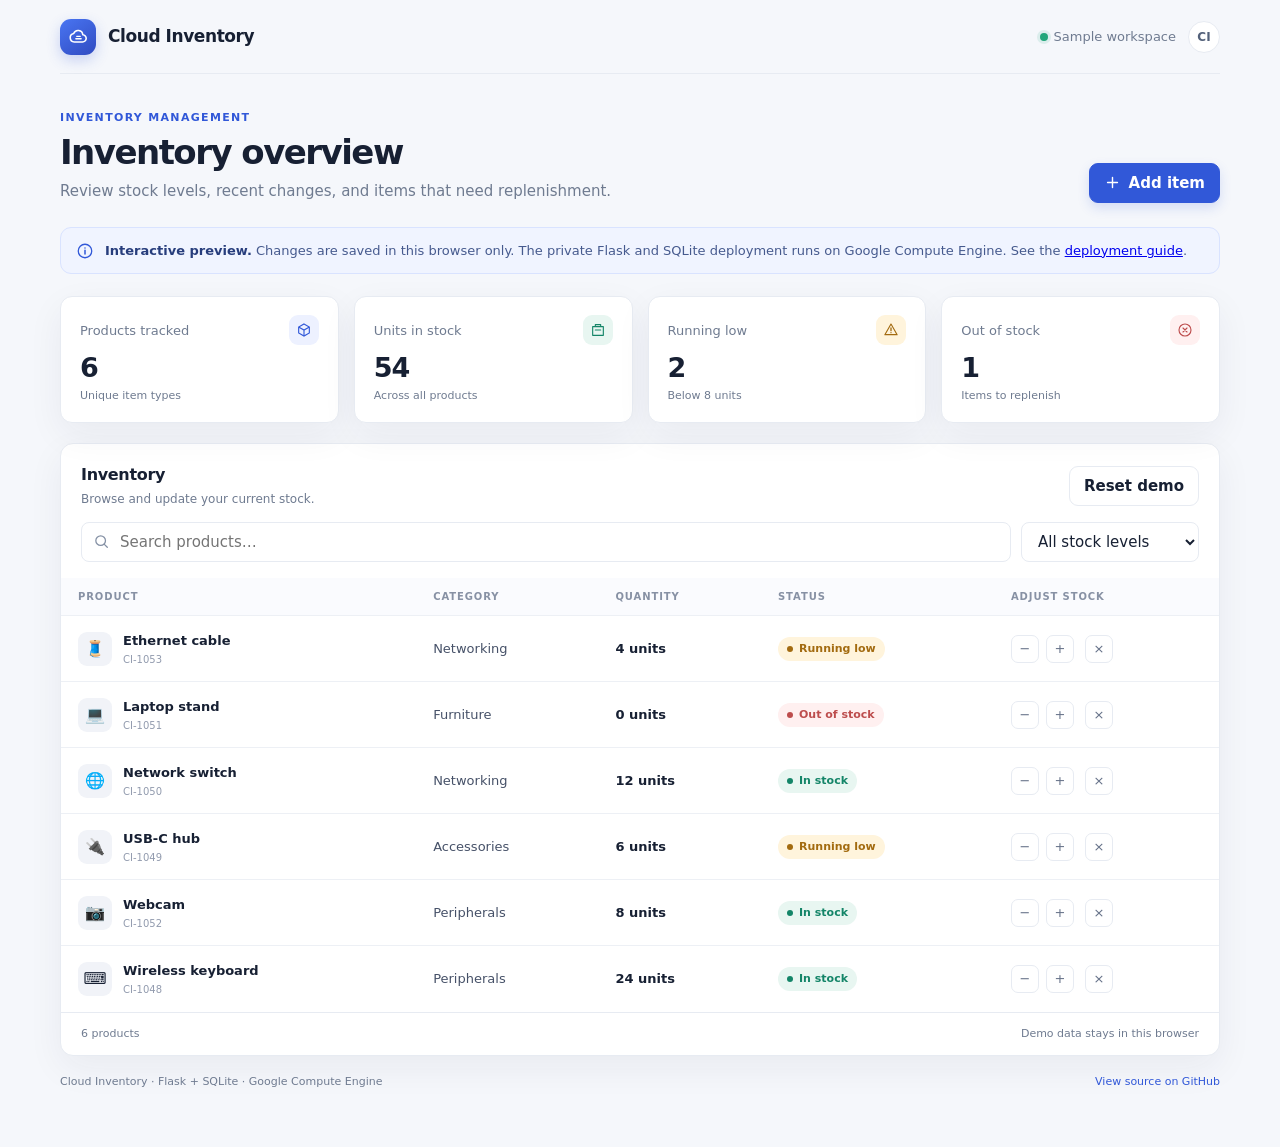
<file: docs/index.html>
<!doctype html>
<html lang="en">
<head>
  <meta charset="utf-8">
  <meta name="viewport" content="width=device-width, initial-scale=1">
  <meta name="theme-color" content="#f5f7fb">
  <meta name="description" content="Cloud Inventory helps teams track products, stock levels, and replenishment needs.">
  <title>Cloud Inventory | Private Inventory Management on Google Cloud</title>
  <style>
    :root {
      color-scheme: light;
      --ink: #172033;
      --muted: #6f7b90;
      --line: #e7ebf2;
      --surface: #fff;
      --canvas: #f5f7fb;
      --blue: #3158d8;
      --blue-soft: #edf1ff;
      --green: #148568;
      --green-soft: #e8f6f1;
      --amber: #a36b10;
      --amber-soft: #fff4dc;
      --red: #bd4d4d;
      --shadow: 0 12px 36px rgba(29, 42, 73, .06);
    }
    * { box-sizing: border-box; }
    body { margin: 0; background: var(--canvas); color: var(--ink); font: 15px/1.5 Inter, ui-sans-serif, system-ui, -apple-system, BlinkMacSystemFont, "Segoe UI", sans-serif; }
    button, input, select { font: inherit; }
    button { cursor: pointer; }
    .shell { width: min(1160px, calc(100% - 40px)); margin: 0 auto; }
    .topbar { height: 74px; display: flex; align-items: center; justify-content: space-between; border-bottom: 1px solid var(--line); }
    .brand { display: flex; gap: 12px; align-items: center; text-decoration: none; color: inherit; font-weight: 720; letter-spacing: -.025em; font-size: 17px; }
    .brand-mark { width: 36px; height: 36px; display: grid; place-items: center; border-radius: 11px; color: white; background: linear-gradient(145deg, #4975f2, #304bc1); box-shadow: 0 5px 14px #3158d83b; }
    .brand-mark svg { width: 21px; height: 21px; }
    .top-right { display: flex; align-items: center; gap: 12px; color: var(--muted); font-size: 13px; }
    .live-dot { width: 8px; height: 8px; display: inline-block; margin-right: 6px; border-radius: 50%; background: #21a67a; box-shadow: 0 0 0 3px #21a67a1f; }
    .avatar { width: 32px; height: 32px; display: grid; place-items: center; border: 1px solid var(--line); border-radius: 50%; background: white; font-size: 12px; font-weight: 700; color: #53617a; }
    main { padding: 36px 0 56px; }
    .intro { display: flex; align-items: flex-end; justify-content: space-between; gap: 20px; margin-bottom: 24px; }
    .eyebrow { margin: 0 0 5px; color: var(--blue); font-size: 11px; font-weight: 750; letter-spacing: .12em; text-transform: uppercase; }
    h1 { margin: 0; font-size: clamp(26px, 4vw, 34px); line-height: 1.2; letter-spacing: -.045em; }
    .subtitle { margin: 8px 0 0; color: var(--muted); }
    .button { min-height: 40px; display: inline-flex; align-items: center; justify-content: center; gap: 8px; padding: 0 14px; border: 1px solid var(--line); border-radius: 9px; background: white; color: var(--ink); font-weight: 650; transition: transform .15s ease, box-shadow .15s ease; }
    .button:hover { transform: translateY(-1px); box-shadow: 0 5px 14px #1f2c4912; }
    .button-primary { border-color: var(--blue); background: var(--blue); color: white; box-shadow: 0 5px 12px #3158d82b; }
    .button svg { width: 17px; height: 17px; }
    .notice { display: flex; align-items: flex-start; gap: 11px; margin: 0 0 22px; padding: 13px 15px; border: 1px solid #d9e3ff; border-radius: 11px; background: #f0f4ff; color: #465a8e; font-size: 13px; }
    .notice svg { flex: 0 0 18px; width: 18px; height: 18px; margin-top: 1px; color: var(--blue); }
    .notice strong { color: #273d7c; }
    .stats { display: grid; grid-template-columns: repeat(4, 1fr); gap: 15px; margin-bottom: 20px; }
    .stat { min-height: 112px; padding: 18px 19px; border: 1px solid var(--line); border-radius: 12px; background: var(--surface); box-shadow: var(--shadow); }
    .stat-label { display: flex; justify-content: space-between; gap: 8px; align-items: center; color: var(--muted); font-size: 13px; }
    .stat-icon { width: 30px; height: 30px; display: grid; place-items: center; border-radius: 9px; color: var(--blue); background: var(--blue-soft); }
    .stat-icon svg { width: 16px; height: 16px; }
    .stat:nth-child(2) .stat-icon { color: var(--green); background: var(--green-soft); }
    .stat:nth-child(3) .stat-icon { color: var(--amber); background: var(--amber-soft); }
    .stat:nth-child(4) .stat-icon { color: var(--red); background: #fff0f0; }
    .stat-value { margin-top: 8px; font-size: 27px; line-height: 1.1; font-weight: 730; letter-spacing: -.04em; }
    .stat-foot { margin-top: 5px; color: var(--muted); font-size: 11px; }
    .panel { overflow: hidden; border: 1px solid var(--line); border-radius: 13px; background: var(--surface); box-shadow: var(--shadow); }
    .panel-head { display: flex; align-items: center; justify-content: space-between; gap: 16px; padding: 19px 20px 14px; }
    .panel-head h2 { margin: 0; font-size: 16px; letter-spacing: -.02em; }
    .panel-head p { margin: 3px 0 0; color: var(--muted); font-size: 12px; }
    .toolbar { display: flex; gap: 10px; padding: 0 20px 16px; }
    .search-wrap { position: relative; flex: 1; }
    .search-wrap svg { position: absolute; top: 11px; left: 12px; width: 17px; height: 17px; color: #8490a4; pointer-events: none; }
    .search, .filter { height: 40px; border: 1px solid var(--line); border-radius: 8px; outline: none; background: white; color: var(--ink); }
    .search { width: 100%; padding: 0 12px 0 38px; }
    .filter { min-width: 145px; padding: 0 32px 0 12px; }
    .search:focus, .filter:focus, .field input:focus { border-color: #8da4ff; box-shadow: 0 0 0 3px #3158d818; }
    .table-scroll { overflow-x: auto; }
    table { width: 100%; border-collapse: collapse; text-align: left; }
    thead { background: #fafbfe; }
    th { padding: 11px 17px; color: #8791a4; font-size: 10px; font-weight: 700; letter-spacing: .09em; text-transform: uppercase; white-space: nowrap; }
    td { height: 66px; padding: 10px 17px; border-top: 1px solid #edf0f5; color: #465168; font-size: 13px; white-space: nowrap; }
    .product-cell { display: flex; align-items: center; gap: 11px; color: var(--ink); font-weight: 650; }
    .product-icon { width: 34px; height: 34px; display: grid; place-items: center; border-radius: 9px; background: #f1f3f8; font-size: 16px; }
    .product-name small { display: block; margin-top: 2px; color: #929bae; font-size: 10px; font-weight: 500; }
    .badge { display: inline-flex; align-items: center; gap: 6px; padding: 4px 9px; border-radius: 99px; font-size: 11px; font-weight: 650; }
    .badge::before { width: 6px; height: 6px; border-radius: 50%; background: currentColor; content: ""; }
    .badge-in { color: var(--green); background: var(--green-soft); }
    .badge-low { color: var(--amber); background: var(--amber-soft); }
    .badge-out { color: var(--red); background: #fff0f0; }
    .quantity { color: var(--ink); font-weight: 700; font-variant-numeric: tabular-nums; }
    .row-actions { display: flex; align-items: center; gap: 7px; }
    .icon-button { width: 28px; height: 28px; display: grid; place-items: center; padding: 0; border: 1px solid var(--line); border-radius: 7px; background: white; color: #657188; }
    .icon-button:hover { border-color: #b7c3da; color: var(--blue); }
    .icon-button svg { width: 14px; height: 14px; }
    .empty { padding: 38px 20px; color: var(--muted); text-align: center; }
    .panel-foot { display: flex; justify-content: space-between; gap: 12px; padding: 13px 20px; border-top: 1px solid var(--line); color: var(--muted); font-size: 11px; }
    .footer { display: flex; justify-content: space-between; gap: 18px; margin-top: 18px; color: var(--muted); font-size: 11px; }
    .footer a { color: var(--blue); text-decoration: none; }
    .footer a:hover { text-decoration: underline; }
    dialog { width: min(420px, calc(100% - 28px)); padding: 0; border: 1px solid var(--line); border-radius: 14px; box-shadow: 0 24px 80px #1d2a4950; color: var(--ink); }
    dialog::backdrop { background: #121b2c70; backdrop-filter: blur(3px); }
    .modal-head { display: flex; align-items: center; justify-content: space-between; padding: 18px 20px; border-bottom: 1px solid var(--line); }
    .modal-head h2 { margin: 0; font-size: 17px; }
    .modal-body { padding: 19px 20px 20px; }
    .field { margin-bottom: 15px; }
    .field label { display: block; margin-bottom: 6px; color: #59657a; font-size: 12px; font-weight: 650; }
    .field input { width: 100%; height: 42px; padding: 0 11px; border: 1px solid var(--line); border-radius: 8px; outline: none; }
    .modal-actions { display: flex; justify-content: flex-end; gap: 9px; margin-top: 20px; }
    .toast { position: fixed; right: 22px; bottom: 22px; z-index: 3; padding: 11px 15px; border-radius: 9px; background: #1b2940; box-shadow: var(--shadow); color: white; font-size: 13px; opacity: 0; transform: translateY(8px); pointer-events: none; transition: .2s ease; }
    .toast.show { opacity: 1; transform: translateY(0); }
    @media (max-width: 760px) {
      .shell { width: min(100% - 26px, 600px); }
      .topbar { height: 64px; }
      main { padding-top: 25px; }
      .stats { grid-template-columns: repeat(2, 1fr); gap: 10px; }
      .stat { min-height: 100px; padding: 14px; }
      .intro { align-items: flex-start; }
      .intro .button { flex: 0 0 auto; }
      .intro .button span { display: none; }
      .notice { font-size: 12px; }
      .panel-head { padding: 16px 14px 12px; }
      .toolbar { padding: 0 14px 13px; }
      th, td { padding-right: 12px; padding-left: 12px; }
      .footer { flex-direction: column; gap: 5px; }
      .top-right > span:first-child { display: none; }
    }
    @media (prefers-reduced-motion: reduce) { *, *::before, *::after { scroll-behavior: auto !important; transition-duration: .01ms !important; } }
  </style>
</head>
<body>
  <header class="shell topbar">
    <a class="brand" href="./" aria-label="Cloud Inventory home">
      <span class="brand-mark" aria-hidden="true"><svg viewBox="0 0 24 24" fill="none"><path d="M7.2 18.2h9.3a4.1 4.1 0 0 0 .4-8.2A5.4 5.4 0 0 0 6.5 8.5a4.9 4.9 0 0 0 .7 9.7Z" stroke="currentColor" stroke-width="1.8" stroke-linecap="round" stroke-linejoin="round"/><path d="M9 14.5h6M10 11.8h4" stroke="currentColor" stroke-width="1.6" stroke-linecap="round"/></svg></span>
      Cloud Inventory
    </a>
    <div class="top-right"><span><i class="live-dot"></i>Sample workspace</span><span class="avatar" aria-label="Cloud Inventory">CI</span></div>
  </header>

  <main class="shell">
    <section class="intro" aria-labelledby="page-title">
      <div><p class="eyebrow">Inventory management</p><h1 id="page-title">Inventory overview</h1><p class="subtitle">Review stock levels, recent changes, and items that need replenishment.</p></div>
      <button class="button button-primary" id="open-add"><svg viewBox="0 0 24 24" fill="none" aria-hidden="true"><path d="M12 5v14M5 12h14" stroke="currentColor" stroke-width="2" stroke-linecap="round"/></svg><span>Add item</span></button>
    </section>

    <aside class="notice" aria-label="Demo information"><svg viewBox="0 0 24 24" fill="none" aria-hidden="true"><circle cx="12" cy="12" r="9" stroke="currentColor" stroke-width="1.7"/><path d="M12 11v5m0-8h.01" stroke="currentColor" stroke-width="2" stroke-linecap="round"/></svg><div><strong>Interactive preview.</strong> Changes are saved in this browser only. The private Flask and SQLite deployment runs on Google Compute Engine. See the <a href="https://github.com/nirvaanv/cloud-inventory/blob/main/GCP_DEPLOYMENT.md">deployment guide</a>.</div></aside>

    <section class="stats" aria-label="Inventory summary">
      <article class="stat"><div class="stat-label">Products tracked<span class="stat-icon"><svg viewBox="0 0 24 24" fill="none" aria-hidden="true"><path d="m12 3 8 4.5v9L12 21l-8-4.5v-9L12 3Z" stroke="currentColor" stroke-width="1.7"/><path d="m4.5 7.8 7.5 4.3 7.5-4.3M12 12v8.5" stroke="currentColor" stroke-width="1.7"/></svg></span></div><div class="stat-value" id="total-products">0</div><div class="stat-foot">Unique item types</div></article>
      <article class="stat"><div class="stat-label">Units in stock<span class="stat-icon"><svg viewBox="0 0 24 24" fill="none" aria-hidden="true"><path d="M4 7h16v13H4zM8 7V4h8v3m-8 5h8" stroke="currentColor" stroke-width="1.7" stroke-linejoin="round" stroke-linecap="round"/></svg></span></div><div class="stat-value" id="total-units">0</div><div class="stat-foot">Across all products</div></article>
      <article class="stat"><div class="stat-label">Running low<span class="stat-icon"><svg viewBox="0 0 24 24" fill="none" aria-hidden="true"><path d="M12 3 2.8 19h18.4L12 3Z" stroke="currentColor" stroke-width="1.7" stroke-linejoin="round"/><path d="M12 9v4m0 3h.01" stroke="currentColor" stroke-width="2" stroke-linecap="round"/></svg></span></div><div class="stat-value" id="low-count">0</div><div class="stat-foot">Below 8 units</div></article>
      <article class="stat"><div class="stat-label">Out of stock<span class="stat-icon"><svg viewBox="0 0 24 24" fill="none" aria-hidden="true"><circle cx="12" cy="12" r="9" stroke="currentColor" stroke-width="1.7"/><path d="m9 9 6 6m0-6-6 6" stroke="currentColor" stroke-width="1.7" stroke-linecap="round"/></svg></span></div><div class="stat-value" id="out-count">0</div><div class="stat-foot">Items to replenish</div></article>
    </section>

    <section class="panel" aria-labelledby="inventory-title">
      <div class="panel-head"><div><h2 id="inventory-title">Inventory</h2><p>Browse and update your current stock.</p></div><button class="button" id="reset-demo" type="button" title="Restore sample inventory">Reset demo</button></div>
      <div class="toolbar"><label class="search-wrap"><span class="sr-only" hidden>Search inventory</span><svg viewBox="0 0 24 24" fill="none" aria-hidden="true"><circle cx="10.8" cy="10.8" r="6.8" stroke="currentColor" stroke-width="1.8"/><path d="m16 16 4.2 4.2" stroke="currentColor" stroke-width="1.8" stroke-linecap="round"/></svg><input class="search" id="search" type="search" placeholder="Search products…" aria-label="Search products"></label><select class="filter" id="status-filter" aria-label="Filter by stock status"><option value="all">All stock levels</option><option value="in">In stock</option><option value="low">Running low</option><option value="out">Out of stock</option></select></div>
      <div class="table-scroll"><table><thead><tr><th scope="col">Product</th><th scope="col">Category</th><th scope="col">Quantity</th><th scope="col">Status</th><th scope="col">Adjust stock</th></tr></thead><tbody id="product-rows"></tbody></table><div class="empty" id="empty-state" hidden>No matching products. Try another search or add an item.</div></div>
      <div class="panel-foot"><span id="row-count">0 products</span><span>Demo data stays in this browser</span></div>
    </section>
    <footer class="footer"><span>Cloud Inventory · Flask + SQLite · Google Compute Engine</span><span><a href="https://github.com/nirvaanv/cloud-inventory">View source on GitHub</a></span></footer>
  </main>

  <dialog id="add-dialog" aria-labelledby="dialog-title">
    <form id="add-form">
      <div class="modal-head"><h2 id="dialog-title">Add inventory item</h2><button class="icon-button" type="button" id="close-dialog" aria-label="Close dialog"><svg viewBox="0 0 24 24" fill="none"><path d="m6 6 12 12M18 6 6 18" stroke="currentColor" stroke-width="1.8" stroke-linecap="round"/></svg></button></div>
      <div class="modal-body"><div class="field"><label for="item-name">Product name</label><input id="item-name" name="name" maxlength="70" placeholder="e.g. Wireless mouse" required></div><div class="field"><label for="item-category">Category</label><input id="item-category" name="category" maxlength="40" placeholder="e.g. Peripherals" required></div><div class="field"><label for="item-quantity">Starting quantity</label><input id="item-quantity" name="quantity" type="number" min="0" max="99999" value="1" required></div><div class="modal-actions"><button class="button" type="button" id="cancel-dialog">Cancel</button><button class="button button-primary" type="submit">Add item</button></div></div>
    </form>
  </dialog>
  <div class="toast" id="toast" role="status" aria-live="polite"></div>

  <script>
    (() => {
      const storageKey = "cloud-inventory-pages-demo-v1";
      const initialProducts = [
        { id: "CI-1048", name: "Wireless keyboard", category: "Peripherals", quantity: 24, icon: "⌨️" },
        { id: "CI-1049", name: "USB-C hub", category: "Accessories", quantity: 6, icon: "🔌" },
        { id: "CI-1050", name: "Network switch", category: "Networking", quantity: 12, icon: "🌐" },
        { id: "CI-1051", name: "Laptop stand", category: "Furniture", quantity: 0, icon: "💻" },
        { id: "CI-1052", name: "Webcam", category: "Peripherals", quantity: 8, icon: "📷" },
        { id: "CI-1053", name: "Ethernet cable", category: "Networking", quantity: 4, icon: "🧵" }
      ];
      let products;
      try {
        const saved = JSON.parse(localStorage.getItem(storageKey));
        products = Array.isArray(saved) ? saved : structuredClone(initialProducts);
      } catch (_) { products = structuredClone(initialProducts); }
      const body = document.getElementById("product-rows");
      const search = document.getElementById("search");
      const filter = document.getElementById("status-filter");
      const dialog = document.getElementById("add-dialog");
      let toastTimer;

      function stockStatus(quantity) {
        if (quantity === 0) return { key: "out", label: "Out of stock", className: "badge-out" };
        if (quantity < 8) return { key: "low", label: "Running low", className: "badge-low" };
        return { key: "in", label: "In stock", className: "badge-in" };
      }
      function persist() {
        try { localStorage.setItem(storageKey, JSON.stringify(products)); }
        catch (_) { showToast("Your browser could not save this demo change."); }
      }
      function showToast(message) {
        const toast = document.getElementById("toast");
        toast.textContent = message;
        toast.classList.add("show");
        clearTimeout(toastTimer);
        toastTimer = setTimeout(() => toast.classList.remove("show"), 2300);
      }
      function escapeHtml(value) {
        return String(value).replace(/[&<>"']/g, (char) => ({ "&": "&amp;", "<": "&lt;", ">": "&gt;", '"': "&quot;", "'": "&#39;" })[char]);
      }
      function render() {
        const query = search.value.trim().toLowerCase();
        const selectedStatus = filter.value;
        const visible = products.filter((product) => {
          const matchesText = `${product.name} ${product.category} ${product.id}`.toLowerCase().includes(query);
          return matchesText && (selectedStatus === "all" || stockStatus(product.quantity).key === selectedStatus);
        }).sort((a, b) => a.name.localeCompare(b.name));
        body.innerHTML = visible.map((product) => {
          const status = stockStatus(product.quantity);
          return `<tr>
            <td><div class="product-cell"><span class="product-icon" aria-hidden="true">${escapeHtml(product.icon || "📦")}</span><span class="product-name">${escapeHtml(product.name)}<small>${escapeHtml(product.id)}</small></span></div></td>
            <td>${escapeHtml(product.category)}</td><td class="quantity">${product.quantity} units</td>
            <td><span class="badge ${status.className}">${status.label}</span></td>
            <td><div class="row-actions"><button class="icon-button" data-action="decrease" data-id="${escapeHtml(product.id)}" aria-label="Decrease ${escapeHtml(product.name)} stock" ${product.quantity === 0 ? "disabled" : ""}>−</button><button class="icon-button" data-action="increase" data-id="${escapeHtml(product.id)}" aria-label="Increase ${escapeHtml(product.name)} stock">+</button><button class="icon-button" data-action="remove" data-id="${escapeHtml(product.id)}" aria-label="Remove ${escapeHtml(product.name)}" style="margin-left:4px">×</button></div></td>
          </tr>`;
        }).join("");
        document.getElementById("empty-state").hidden = visible.length > 0;
        document.getElementById("row-count").textContent = `${visible.length} product${visible.length === 1 ? "" : "s"}`;
        document.getElementById("total-products").textContent = products.length;
        document.getElementById("total-units").textContent = products.reduce((sum, product) => sum + Number(product.quantity), 0).toLocaleString();
        document.getElementById("low-count").textContent = products.filter((product) => product.quantity > 0 && product.quantity < 8).length;
        document.getElementById("out-count").textContent = products.filter((product) => product.quantity === 0).length;
      }
      document.getElementById("open-add").addEventListener("click", () => dialog.showModal());
      document.getElementById("close-dialog").addEventListener("click", () => dialog.close());
      document.getElementById("cancel-dialog").addEventListener("click", () => dialog.close());
      search.addEventListener("input", render);
      filter.addEventListener("change", render);
      body.addEventListener("click", (event) => {
        const button = event.target.closest("button[data-action]");
        if (!button) return;
        const product = products.find((item) => item.id === button.dataset.id);
        if (!product) return;
        if (button.dataset.action === "increase") product.quantity += 1;
        if (button.dataset.action === "decrease") product.quantity = Math.max(0, product.quantity - 1);
        if (button.dataset.action === "remove") products = products.filter((item) => item.id !== product.id);
        persist(); render();
      });
      document.getElementById("add-form").addEventListener("submit", (event) => {
        event.preventDefault();
        const formData = new FormData(event.currentTarget);
        const name = String(formData.get("name")).trim();
        const category = String(formData.get("category")).trim();
        const quantity = Number(formData.get("quantity"));
        if (!name || !category || !Number.isInteger(quantity) || quantity < 0) return;
        if (products.some((product) => product.name.toLowerCase() === name.toLowerCase())) {
          showToast("That product is already in the inventory."); return;
        }
        const nextNumber = Math.max(1053, ...products.map((item) => Number(item.id.replace("CI-", "")) || 0)) + 1;
        products.push({ id: `CI-${nextNumber}`, name, category, quantity, icon: "📦" });
        persist(); render(); event.currentTarget.reset(); dialog.close(); showToast(`${name} added to the demo inventory.`);
      });
      document.getElementById("reset-demo").addEventListener("click", () => {
        products = structuredClone(initialProducts); persist(); render(); showToast("Sample inventory restored.");
      });
      render();
    })();
  </script>
</body>
</html>
</file>
